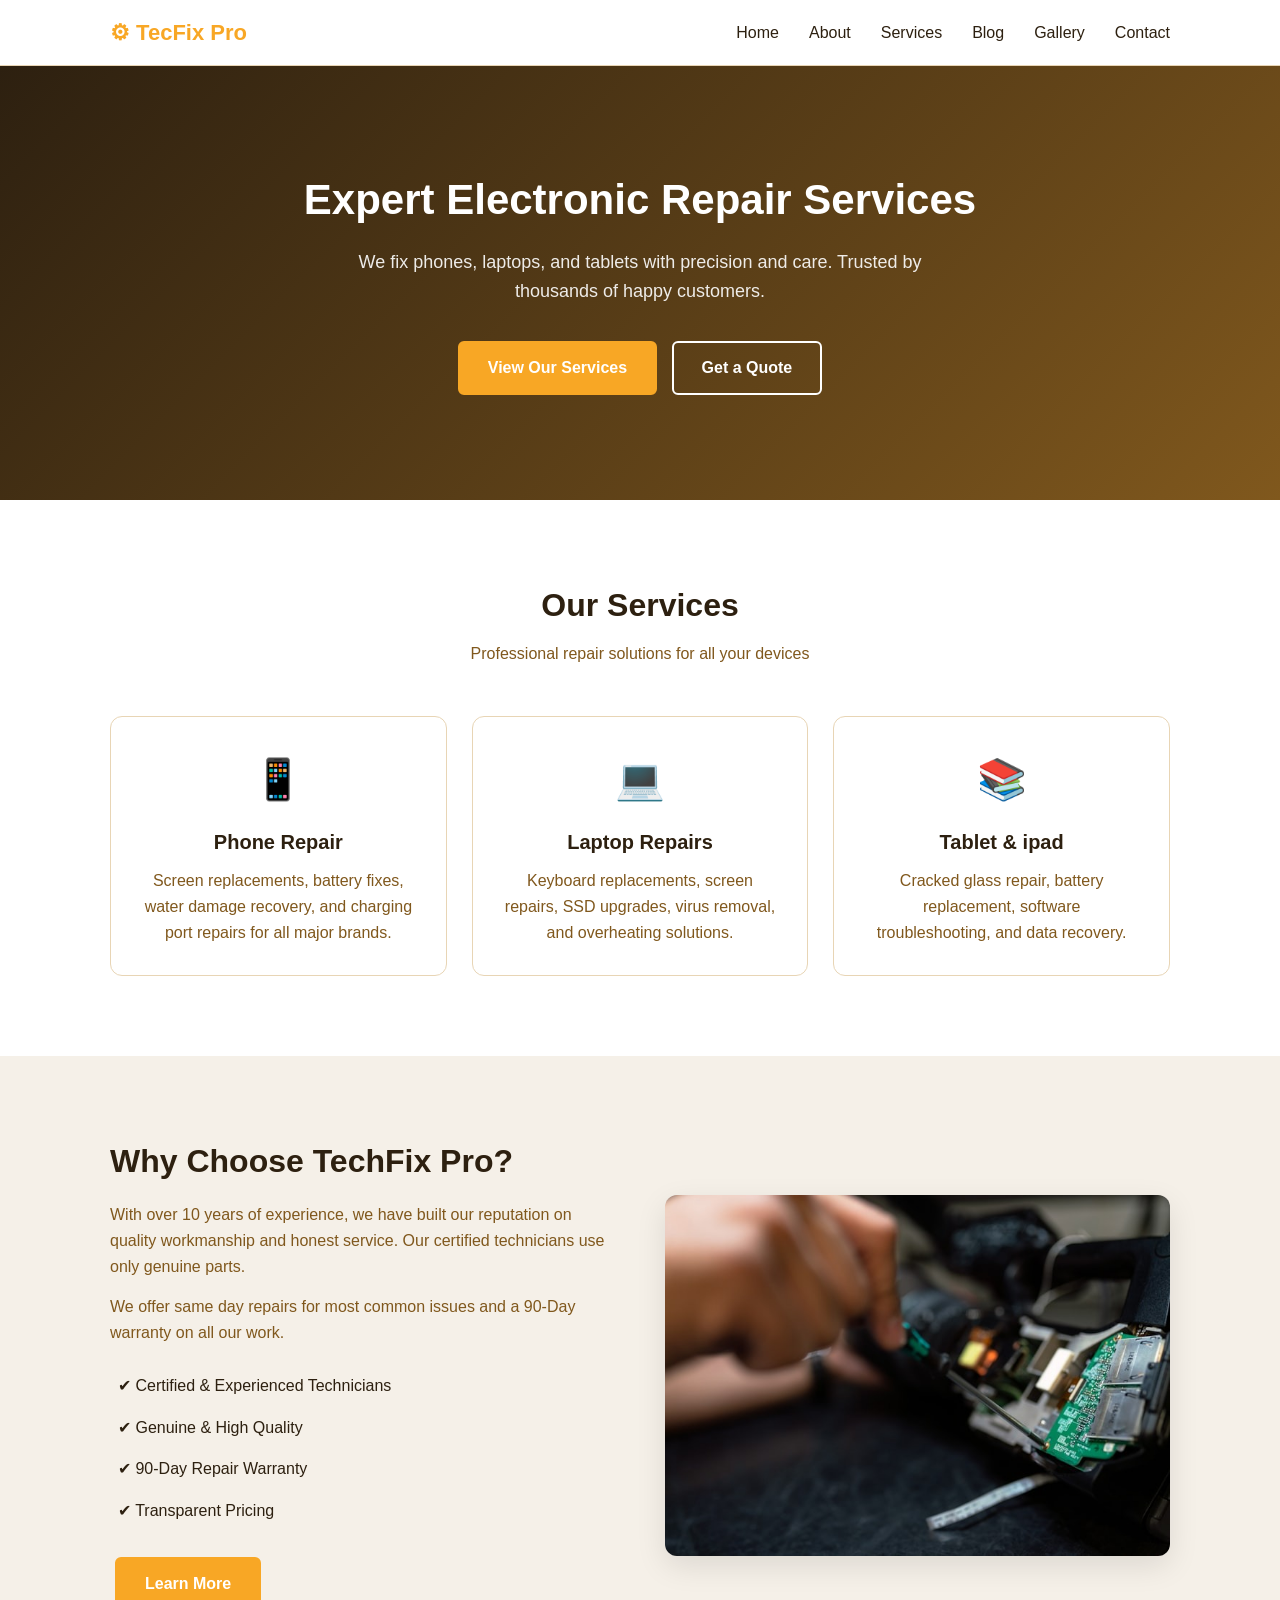
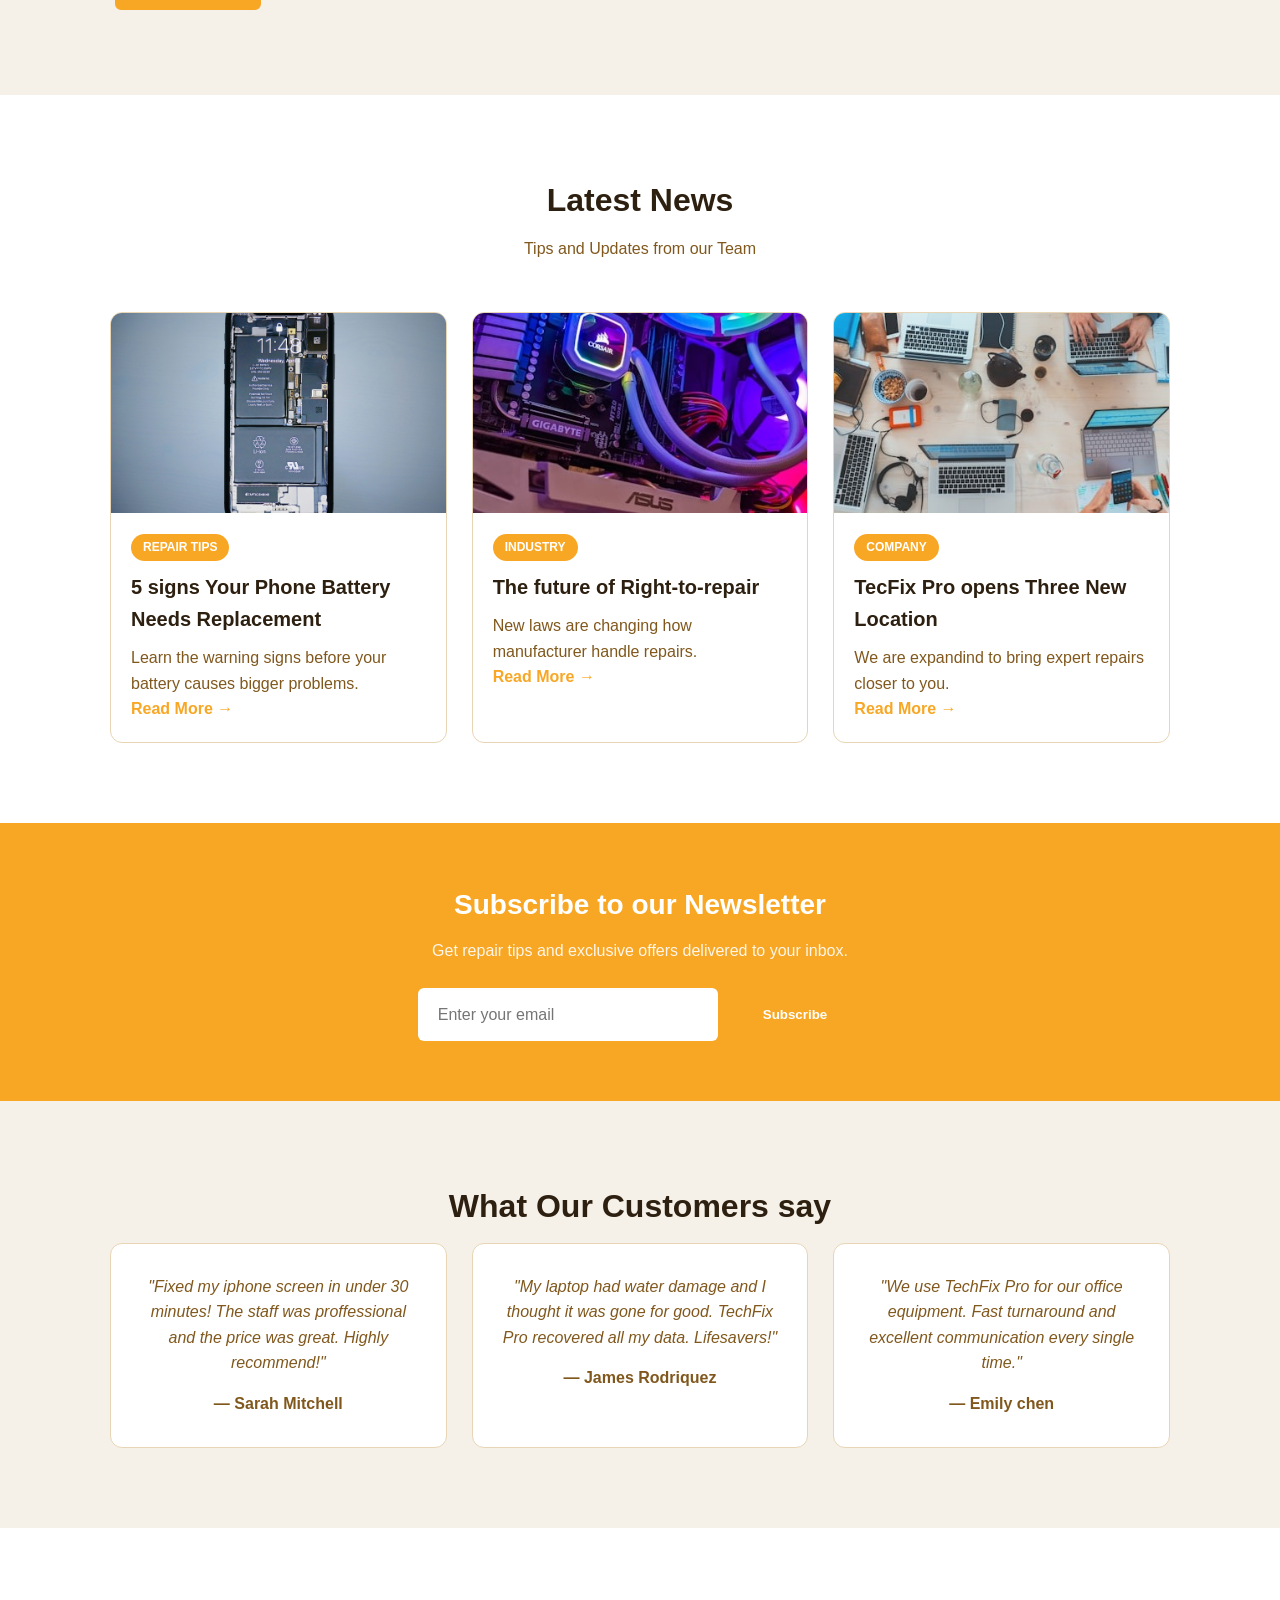
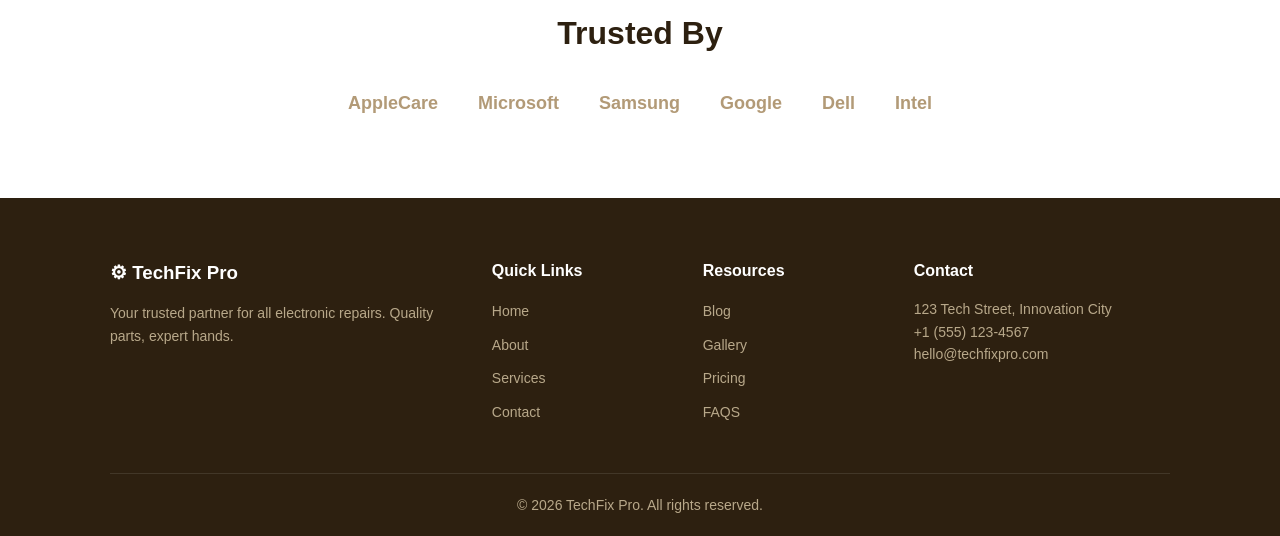
<file: index.html>
<!DOCTYPE html>
<html lang="en">
<head>
    <meta charset="UTF-8">
    <meta name="viewport" content="width=device-width, initial-scale=1.0">
    <title>TechFix Pro - Electronic Repair shop</title>
    <link rel="stylesheet" href="styles.css">
</head>
<body>

    <!-- Navigation -->
     <nav class="navbar">
        <div class="container nav-container">
            <a href="index.html" class="logo">&#9881; TecFix Pro</a>
            <ul class="nav-links">
                <li><a href="index.html">Home</a></li>
                <li><a href="about.html">About</a></li>
                <li><a href="services.html">Services</a></li>
                <li><a href="blog.html">Blog</a></li>
                <li><a href="gallery.html">Gallery</a></li>
                <li><a href="contact.html">Contact</a></li> 
            </ul>
        </div>
     </nav>

     <!-- Hero Section -->
      <header class="hero">
        <div class="container">
            <h1>Expert Electronic Repair Services</h1>
            <p>We fix phones, laptops, and tablets with precision and care. Trusted by thousands of happy customers.</p>
            <a href="services.html" class="btn">View Our Services</a>
            <a href="contact.html" class="btn btn-outline">Get a Quote</a>
        </div>
      </header>

      <!-- Services Section -->
       <section class="section services">
            <div class="container">
            <h2 class="section-title">Our Services</h2>
            <p class="section-subtitle">Professional repair solutions for all your devices</p>

        <div class="card-grid three-col">
            <div class="card">
                <div class="card-icon">&#128241;</div>
                <h3>Phone Repair</h3>
                <p>Screen replacements, battery fixes, water damage recovery, and charging port repairs for all major brands.</p>
            </div>
            <div class="card">
                <div class="card-icon">&#128187;</div>
                <h3>Laptop Repairs</h3>
                <p>Keyboard replacements, screen repairs, SSD upgrades, virus removal, and overheating solutions.</p>
            </div>
            <div class="card">
                <div class="card-icon">&#128218;</div>
                <h3>Tablet & ipad</h3>
                <p>Cracked glass repair, battery replacement, software troubleshooting, and data recovery.</p>
            </div>
            </div>
        </div>
       </section>

       <!-- About Section -->
        <section class="section about-section">
            <div class="container">
                <div class="two-col">
                    <div class="about-text">
                        <h2>Why Choose TechFix Pro?</h2>
                        <p>With over 10 years of experience, we have built our reputation on quality workmanship and honest service. Our certified technicians use only genuine parts.</p>
                        <p>We offer same day repairs for most common issues and a 90-Day warranty on all our work.</p>
                        <ul class="feature-list">
                            <li>&#10004; Certified & Experienced Technicians</li>
                            <li>&#10004; Genuine & High Quality</li>
                            <li>&#10004; 90-Day Repair Warranty</li>
                            <li>&#10004; Transparent Pricing</li>
                        </ul>
                        <a href="about.html" class="btn">Learn More</a>
                    </div>
                    <div class="about-image">
                        <img src="img/sj.jpeg" alt="Technician repairing a device">
                    </div>
                </div>
            </div>
        </section>

        <!-- Latest News -->
         <section class="section">
            <div class="container">
                <h2 class="section-title">Latest News</h2>
                <p class="section-subtitle">Tips and Updates from our Team</p>

                <div class="card-grid three-col">
                    <article class="card news-card">
                        <img src="img/wa9.jpeg" alt="Phone Battery">
                        <div class="card-body">
                            <span class="tag">Repair Tips</span>
                            <h3>5 signs Your Phone Battery Needs Replacement</h3>
                            <p>Learn the warning signs before your battery causes bigger problems.</p>
                            <a href="blog.html"> Read More &rarr;</a>
                        </div>
                    </article>
                    <article class="card news-card">
                        <img src="img/a1.jpeg" alt="Laptop Repair">
                        <div class="card-body">
                            <span class="tag">Industry</span>
                            <h3>The future of Right-to-repair</h3>
                            <p>New laws are changing how manufacturer handle repairs.</p>
                            <a href="blog.html"> Read More &rarr;</a>
                        </div>
                    </article>
                    <article class="card news-card">
                        <img src="img/b1.jpeg" alt="Tec team">
                        <div class="card-body">
                            <span class="tag">Company</span>
                            <h3>TecFix Pro opens Three New Location</h3>
                            <p>We are expandind to bring expert repairs closer to you.</p>
                            <a href="blog.html"> Read More &rarr;</a>
                        </div>
                    </article>
                </div>
            </div>
         </section>

         <!-- Newsletter -->
          <section class="newsletter">
            <div class="container">
                <h2>Subscribe to our Newsletter</h2>
                <p>Get repair tips and exclusive offers delivered to your inbox.</p>
                <form action="#" method="post">
                    <input type="email" name="email" id="email" placeholder="Enter your email" required>
                    <button type="submit" class="btn">Subscribe</button>
                </form>
            </div>
          </section>

          <!-- Testimonials -->
           <section class="section testimonials">
            <div class="container">
                <h2 class="section-title">What Our Customers say</h2>

                <div class="card-grid three-col">
                    <div class="card testimonial-card">
                        <p class="quote">"Fixed my iphone screen in under 30 minutes! The staff was proffessional and the price was great. Highly recommend!"</p>
                        <p class="author">&mdash; Sarah Mitchell</p>
                    </div>
                    <div class="card testimonial-card">
                        <p class="quote">"My laptop had water damage and I thought it was gone for good. TechFix Pro recovered all my data. Lifesavers!"</p>
                        <p class="author">&mdash; James Rodriquez</p>
                    </div>
                    <div class="card testimonial-card">
                        <p class="quote">"We use TechFix Pro for our office equipment. Fast turnaround and excellent communication every single time."</p>
                        <p class="author">&mdash; Emily chen</p>
                    </div>
                </div>
            </div>
           </section>

           <!-- Clients -->
            <section class="section clients">
                <div class="container">
                    <h2 class="section-title">Trusted By</h2>
                    <div class="client-logos">
                        <span>AppleCare</span>
                        <span>Microsoft</span>
                        <span>Samsung</span>
                        <span>Google</span>
                        <span>Dell</span>
                        <span>Intel</span>
                    </div>
                </div>
            </section>

            <!-- Footer -->
             <footer class="footer">
                <div class="container">
                    <div class="footer-grid">
                        <div class="footer-brand">
                            <h3>&#9881; TechFix Pro</h3>
                            <p>Your trusted partner for all electronic repairs. Quality parts, expert hands.</p>
                        </div>
                        <div class="footer-links">
                            <h4>Quick Links</h4>
                            <ul>
                                <li><a href="index.html">Home</a></li>
                                <li><a href="about.html">About</a></li>
                                <li><a href="services.html">Services</a></li>
                                <li><a href="contact.html">Contact</a></li>
                            </ul>
                        </div>
                        <div class="footer-links">
                            <h4>Resources</h4>
                            <ul>
                                <li><a href="blog.html">Blog</a></li>
                                <li><a href="gallery.html">Gallery</a></li>
                                <li><a href="service.html">Pricing</a></li>
                                <li><a href="contact.html">FAQS</a></li>
                            </ul>
                        </div>
                        <div class="footer-contact">
                            <h4>Contact</h4>
                            <p>123 Tech Street, Innovation City</p>
                            <p>+1 (555) 123-4567</p>
                            <p>hello@techfixpro.com</p>
                        </div>
                    </div>
                    <div class="footer-bottom">
                        <p>&copy; 2026 TechFix Pro. All rights reserved.</p>
                    </div>
                </div>
             </footer>

</body>
</html>
</file>
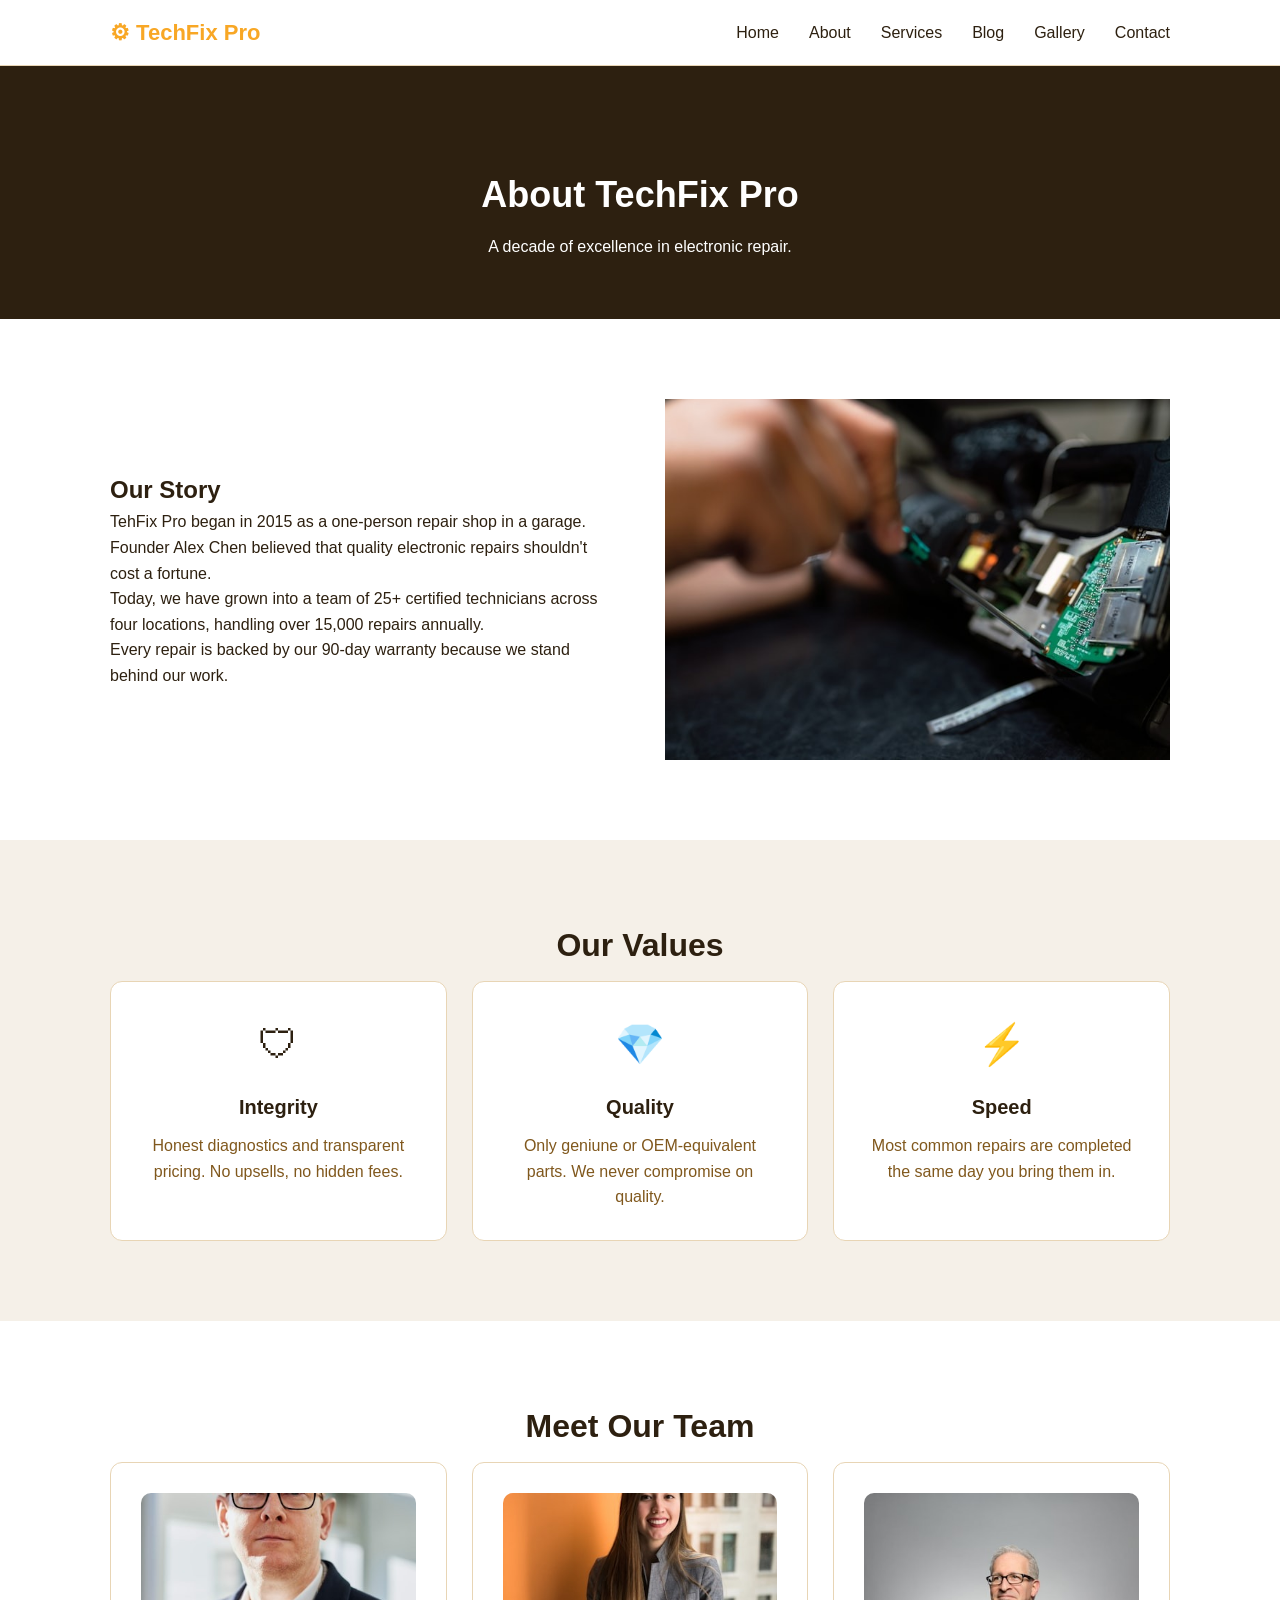
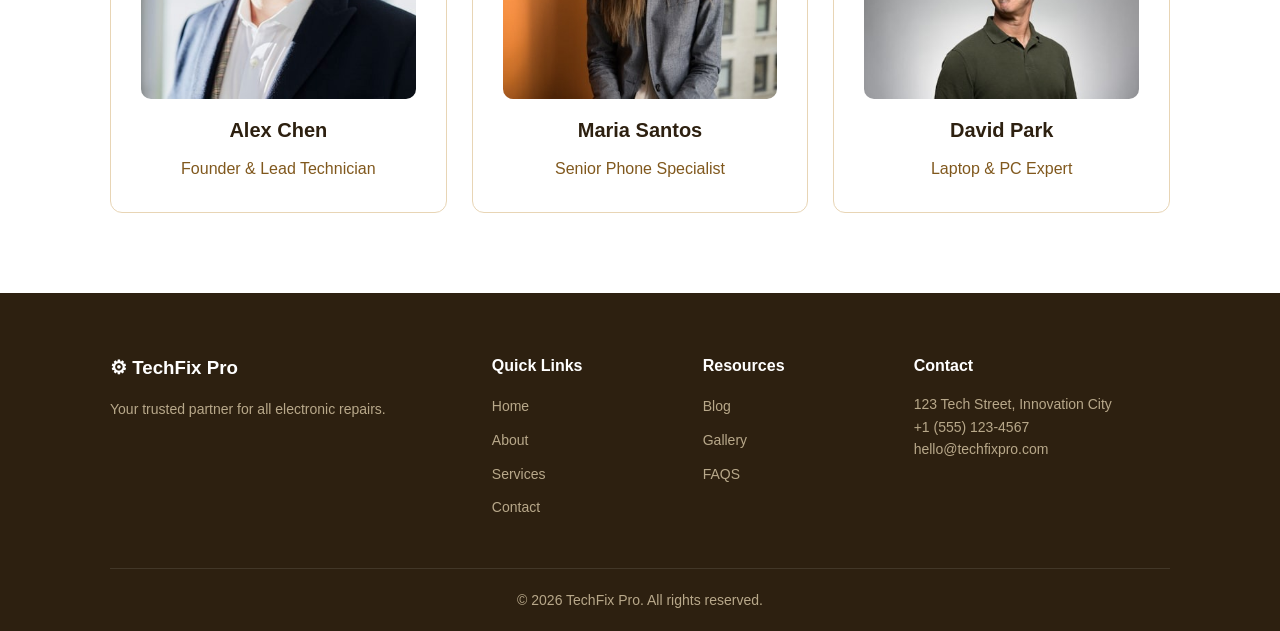
<file: about.html>
<!DOCTYPE html>
<html lang="en">
<head>
    <meta charset="UTF-8">
    <meta name="viewport" content="width=device-width, initial-scale=1.0">
    <title>About Us - TechFix Pro</title>
    <link rel="stylesheet" href="styles.css">
</head>
<body>
    <!-- Navigation -->
     <nav class="navbar">
        <div class="container nav-container">
            <a href="index.html" class="logo">&#9881; TechFix Pro</a>
            <ul class="nav-links">
                <li><a href="index.html">Home</a></li>
                <li><a href="about.html">About</a></li>
                <li><a href="services.html">Services</a></li>
                <li><a href="blog.html">Blog</a></li>
                <li><a href="gallery.html">Gallery</a></li>
                <li><a href="contact.html">Contact</a></li>
            </ul>
        </div>
     </nav>
     <!-- Header Section -->
      <header class="page-header">
        <div class="container">
            <h1>About TechFix Pro</h1>
            <p>A decade of excellence in electronic repair.</p>
        </div>
      </header>
      <!-- Our Story Section -->
       <section class="section">
        <div class="container">
            <div class="two-col">
                <div>
                    <h2>Our Story</h2>
                    <p>TehFix Pro began in 2015 as a one-person repair shop in a garage. Founder Alex Chen believed that quality electronic repairs shouldn't cost a fortune. </p>
                    <p>Today, we have grown into a team of 25+ certified technicians across four locations, handling over 15,000 repairs annually.</p>
                    <p>Every repair is backed by our 90-day warranty because we stand behind our work.</p>
                </div>
                <div>
                    <img src="img/sj.jpeg" alt="Our Workshop">
                </div>
            </div>
        </div>
       </section>
       <!-- Our Values Section -->
        <section class="section" style="background: var(--light-gray);">
            <div class="container">
                <h2 class="section-title">Our Values</h2>
                <div class="card-grid three-col">
                    <div class="card">
                        <div class="card-icon">&#128737;</div>
                        <h3>Integrity</h3>
                        <p>Honest diagnostics and transparent pricing. No upsells, no hidden fees.</p>
                    </div>
                    <div class="card">
                        <div class="card-icon">&#128142;</div>
                        <h3>Quality</h3>
                        <p>Only geniune or OEM-equivalent parts. We never compromise on quality.</p>
                    </div>
                    <div class="card">
                        <div class="card-icon">&#9889;</div>
                        <h3>Speed</h3>
                        <p>Most common repairs are completed the same day you bring them in.</p>
                    </div>
                </div>
            </div>
        </section>
        <!-- Meet Our Team Section -->
         <section class="section">
            <div class="container">
                <h2 class="section-title">Meet Our Team</h2>
                <div class="card-grid three-col">
                    <div class="card">
                        <img src="img/jr.jpeg" alt="Alex Chen" style="border-radius: 10px; margin-bottom: 15px;">
                        <h3>Alex Chen</h3>
                        <p>Founder & Lead Technician</p>
                    </div>
                    <div class="card">
                        <img src="img/ec.jpeg" alt="Maria Santos" style="border-radius: 10px; margin-bottom: 15px;">
                        <h3>Maria Santos</h3>
                        <p>Senior Phone Specialist</p>
                    </div>
                    <div class="card">
                        <img src="img/jb1.jpeg" alt="David Park" style="border-radius: 10px; margin-bottom: 15px;">
                        <h3>David Park</h3>
                        <p>Laptop & PC Expert</p>
                    </div>
                </div>
            </div>
         </section>

         <!-- Footer Section -->
          <footer class="footer">
            <div class="container">
                <div class="footer-grid">
                    <div class="footer-brand">
                        <h3>&#9881; TechFix Pro</h3>
                        <p>Your trusted partner for all electronic repairs.</p>
                    </div>
                    <div class="footer-links">
                        <h4>Quick Links</h4>
                        <ul>
                            <li><a href="index.html">Home</a></li>
                            <li><a href="about.html">About</a></li>
                            <li><a href="services.html">Services</a></li>
                            <li><a href="contact.html">Contact</a></li>
                        </ul>
                    </div>
                    <div class="footer-links">
                        <h4>Resources</h4>
                        <ul>
                            <li><a href="blog.html">Blog</a></li>
                            <li><a href="gallery.html">Gallery</a></li>
                            <li><a href="contact.html">FAQS</a></li>
                        </ul>
                    </div>
                    <div class="footer-contact">
                        <h4>Contact</h4>
                        <p>123 Tech Street, Innovation City</p>
                        <p>+1 (555) 123-4567</p>
                        <p>hello@techfixpro.com</p>
                    </div>
                </div>
                <div class="footer-bottom">
                    <p>&copy; 2026 TechFix Pro. All rights reserved.</p>
                </div>
            </div>
         </footer>
</body>
</html>
</file>
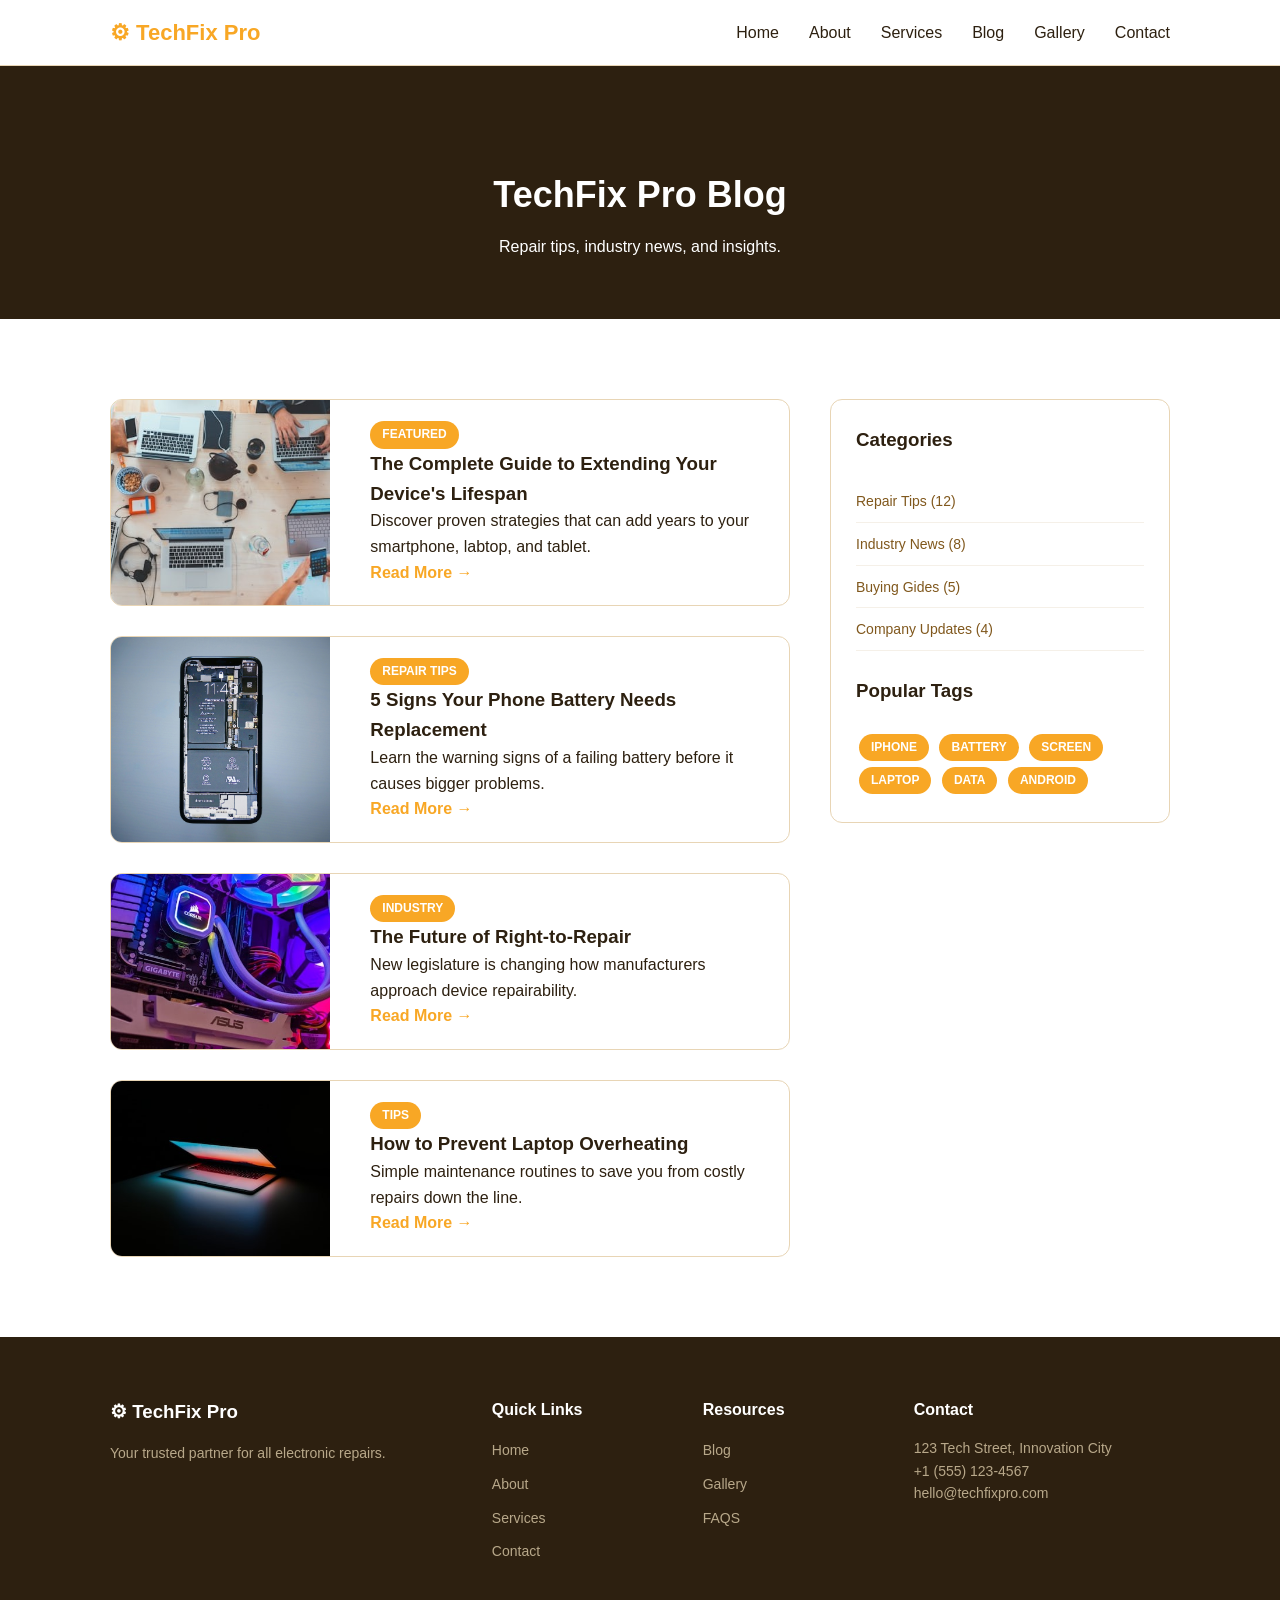
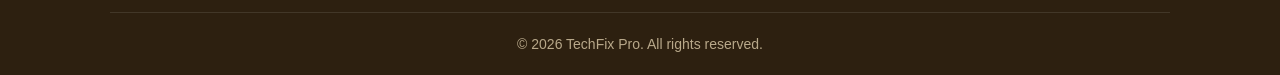
<file: blog.html>
<!DOCTYPE html>
<html lang="en">
<head>
    <meta charset="UTF-8">
    <meta name="viewport" content="width=device-width, initial-scale=1.0">
    <title>Blog - TechFix Pro</title>
    <link rel="stylesheet" href="styles.css">
</head>
<body>
    <!-- Navigations -->
     <nav class="navbar">
        <div class="container nav-container">
            <a href="index.html" class="logo">&#9881; TechFix Pro</a>
            <ul class="nav-links">
                <li><a href="index.html">Home</a></li>
                <li><a href="about.html">About</a></li>
                <li><a href="services.html">Services</a></li>
                <li><a href="blog.html">Blog</a></li>
                <li><a href="gallery.html">Gallery</a></li>
                <li><a href="contact.html">Contact</a></li>
            </ul>
        </div>
     </nav>
     <!-- Header section -->
      <header class="page-header">
        <div class="container">
            <h1>TechFix Pro Blog</h1>
            <p>Repair tips, industry news, and insights.</p>
        </div>
      </header>
    <!-- Featured Post Section -->
    <section class="section">
        <div class="container">
            <div class="blog-grid">
                <div class="blog-posts">
                    <article class="blog-post">
                        <img src="img/b1.jpeg" alt="Featured post">
                        <div class="blog-post-content">
                            <span class="tag">Featured</span>
                            <h3>The Complete Guide to Extending Your Device's Lifespan</h3>
                            <P>Discover proven strategies that can add years to your smartphone, labtop, and tablet.</P>
                            <a href="#" style="color: var(--primary); font-weight: 600;">Read More &rarr;</a>
                        </div>
                    </article>
                    <article class="blog-post">
                        <img src="img/wa9.jpeg" alt="Phone battery">
                        <div class="blog-post-content">
                            <span class="tag">Repair Tips</span>
                            <h3>5 Signs Your Phone Battery Needs Replacement</h3>
                            <p>Learn the warning signs of a failing battery before it causes bigger problems.</p>
                            <a href="#" style="color: var(--primary); font-weight: 600;">Read More &rarr;</a>
                        </div>
                    </article>
                    <article class="blog-post">
                        <img src="img/a1.jpeg" alt="Right-to-repair">
                        <div class="blog-post-content">
                            <span class="tag">Industry</span>
                            <h3>The Future of Right-to-Repair</h3>
                            <p>New legislature is changing how manufacturers approach device repairability.</p>
                            <a href="#" style="color: var(--primary); font-weight: 600;">Read More &rarr;</a>
                        </div>
                    </article>
                    <article class="blog-post">
                        <img src="img/wa7.jpeg" alt="Laptop Maintenance">
                        <div class="blog-post-content">
                            <span class="tag">Tips</span>
                            <h3>How to Prevent Laptop Overheating</h3>
                            <p>Simple maintenance routines to save you from costly repairs down the line.</p>
                            <a href="#" style="color: var(--primary); font-weight: 600;">Read More &rarr;</a>
                        </div>
                    </article>
                </div>
                <aside class="sidebar">
                    <h3>Categories</h3>
                    <ul>
                        <li><a href="#">Repair Tips (12)</a></li>
                        <li><a href="#">Industry News (8)</a></li>
                        <li><a href="#">Buying Gides (5)</a></li>
                        <li><a href="#">Company Updates (4)</a></li>
                    </ul>
                    <h3 style="margin-top: 25px;">Popular Tags</h3>
                    <p style="margin-top: 10px;">
                        <span class="tag" style="margin: 3px; display: inline-block;">iphone</span>
                        <span class="tag" style="margin: 3px; display: inline-block;">Battery</span>
                        <span class="tag" style="margin: 3px; display: inline-block;">Screen</span>
                        <span class="tag" style="margin: 3px; display: inline-block;">Laptop</span>
                        <span class="tag" style="margin: 3px; display: inline-block;">Data</span>
                        <span class="tag" style="margin: 3px; display: inline-block;">Android</span>
                    </p>
                </aside>
            </div>
        </div>
    </section>
       <!--Footer  -->
       <footer class="footer">
            <div class="container">
                <div class="footer-grid">
                    <div class="footer-brand">
                        <h3>&#9881; TechFix Pro</h3>
                        <p>Your trusted partner for all electronic repairs.</p>
                    </div>
                    <div class="footer-links">
                        <h4>Quick Links</h4>
                        <ul>
                            <li><a href="index.html">Home</a></li>
                            <li><a href="about.html">About</a></li>
                            <li><a href="services.html">Services</a></li>
                            <li><a href="contact.html">Contact</a></li>
                        </ul>
                    </div>
                    <div class="footer-links">
                        <h4>Resources</h4>
                        <ul>
                            <li><a href="blog.html">Blog</a></li>
                            <li><a href="gallery.html">Gallery</a></li>
                            <li><a href="contact.html">FAQS</a></li>
                        </ul>
                    </div>
                    <div class="footer-contact">
                        <h4>Contact</h4>
                        <p>123 Tech Street, Innovation City</p>
                        <p>+1 (555) 123-4567</p>
                        <p>hello@techfixpro.com</p>
                    </div>
                </div>
                <div class="footer-bottom">
                    <p>&copy; 2026 TechFix Pro. All rights reserved.</p>
                </div>
            </div>
         </footer>
         
</body>
</html>
</file>
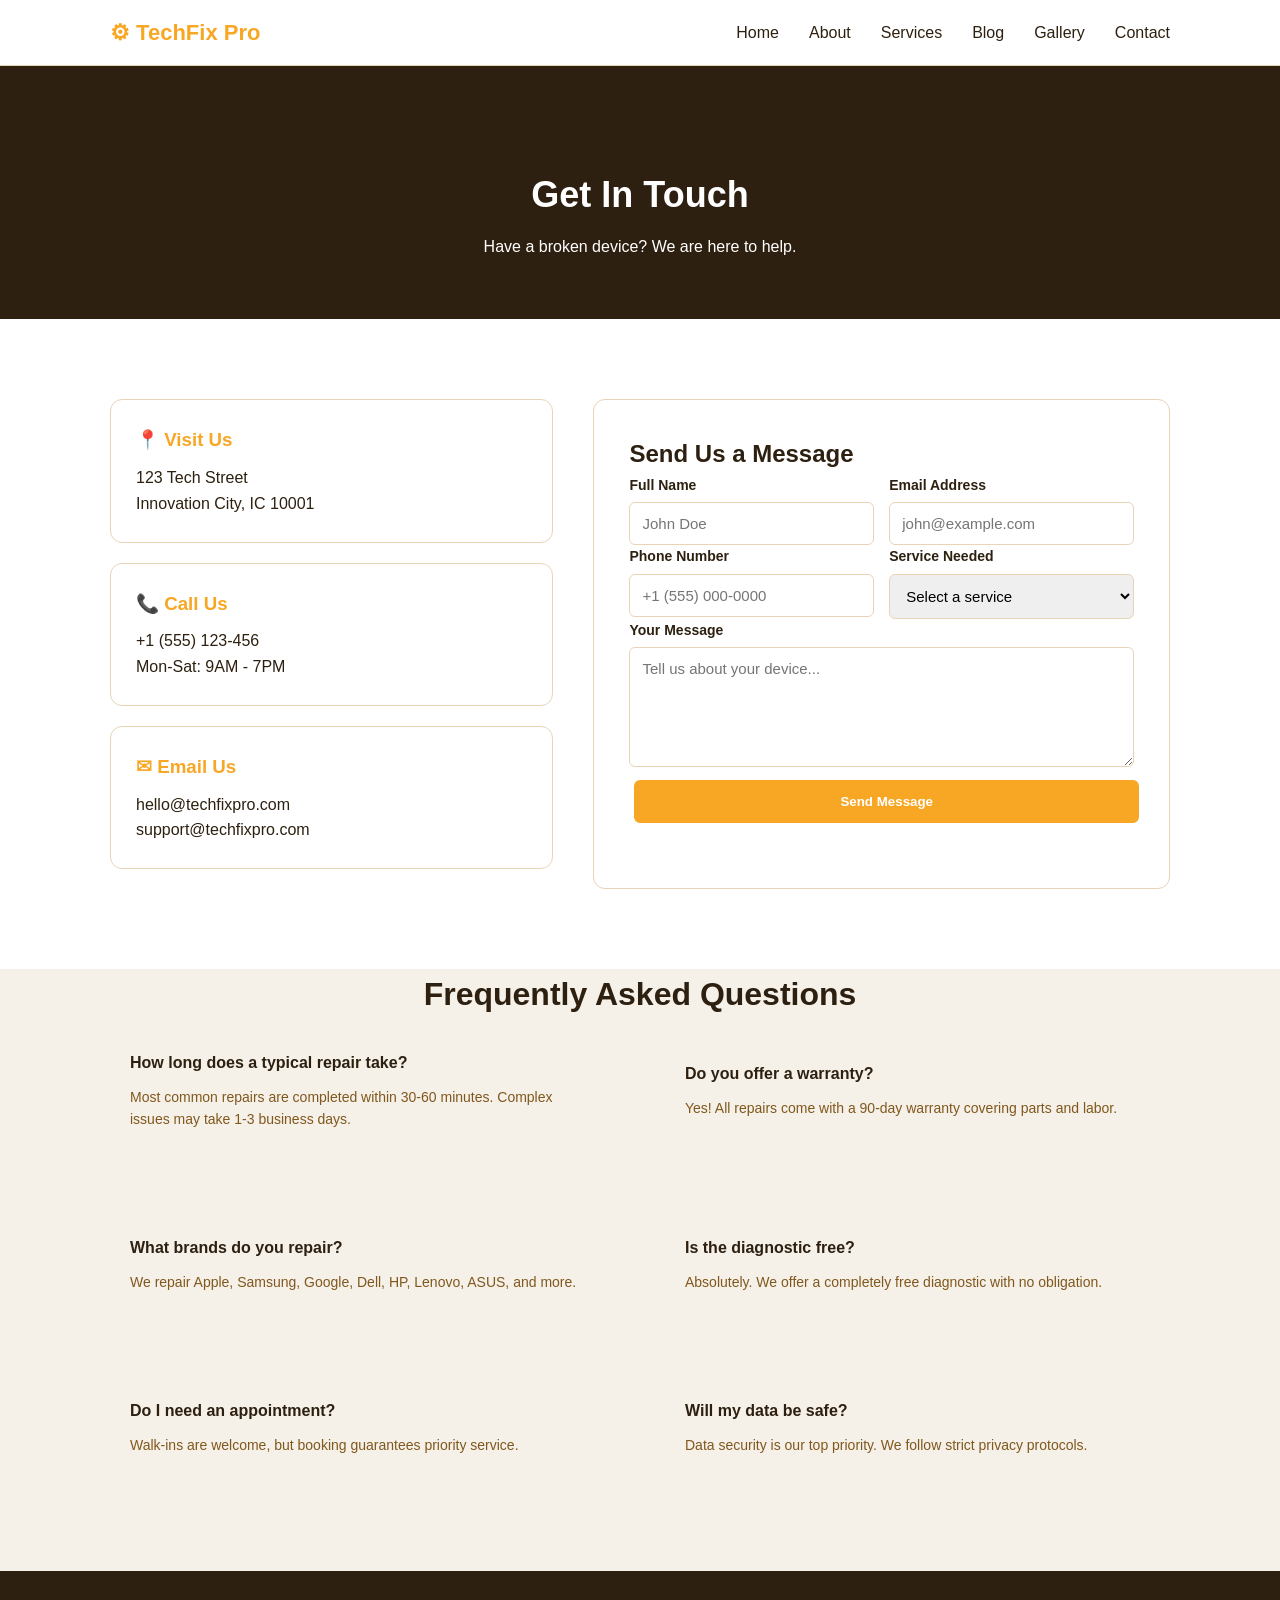
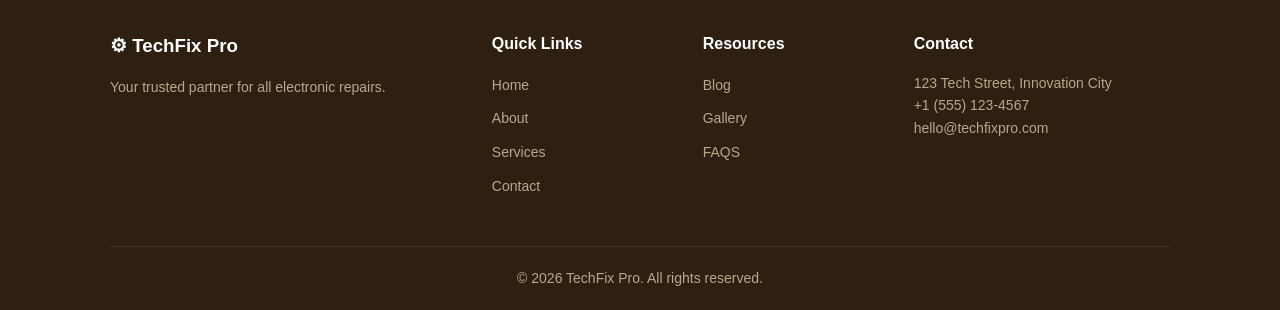
<file: contact.html>
<!DOCTYPE html>
<html lang="en">
<head>
    <meta charset="UTF-8">
    <meta name="viewport" content="width=device-width, initial-scale=1.0">
    <title>Contact Us - TechFix Pro</title>
    <link rel="stylesheet" href="styles.css">
</head>
<body>
    <!-- Navigation -->
    <nav class="navbar">
        <div class="container nav-container">
            <a href="index.html" class="logo">&#9881; TechFix Pro</a>
            <ul class="nav-links">
                <li><a href="index.html">Home</a></li>
                <li><a href="about.html">About</a></li>
                <li><a href="services.html">Services</a></li>
                <li><a href="blog.html">Blog</a></li>
                <li><a href="gallery.html">Gallery</a></li>
                <li><a href="contact.html">Contact</a></li>
            </ul>
        </div>
    </nav>
    <!-- Header section -->
    <header class="page-header">
        <div class="container">
            <h1>Get In Touch</h1>
            <p>Have a broken device? We are here to help.</p>
        </div>
    </header>
    <!-- Contact Form Section -->
    <section class="section">
        <div class="container">
            <div class="contact-grid">
                <div>
                    <div class="contact-info-box">
                        <h3>&#128205; Visit Us</h3>
                        <p>123 Tech Street<br>Innovation City, IC 10001</p>
                    </div>
                    <div class="contact-info-box">
                        <h3>&#128222; Call Us</h3>
                        <p>+1 (555) 123-456<br>Mon-Sat: 9AM - 7PM</p>
                    </div>
                    <div class="contact-info-box">
                        <h3>&#9993; Email Us</h3>
                        <p>hello@techfixpro.com<br>support@techfixpro.com</p>
                    </div>
                </div>
                <div class="contact-form">
                    <h2>Send Us a Message</h2>
                    <form action="#" method="post">
                        <div class="form-row">
                            <div class="form-group">
                                <label for="name">Full Name</label>
                                <input type="text" name="name" id="name" placeholder="John Doe" required>
                            </div>
                            <div class="form-group">
                                <label for="email">Email Address</label>
                                <input type="email" name="email" id="email" placeholder="john@example.com" required>
                            </div>
                        </div>
                        <div class="form-row">
                            <div class="form-group">
                                <label for="Phone">Phone Number</label>
                                <input type="tel" name="phone" id="phone" placeholder="+1 (555) 000-0000">
                            </div>
                            <div class="form-group">
                                <label for="service">Service Needed</label>
                                <select name="service" id="service" required>
                                    <option value="" disabled selected>Select a service</option>
                                    <option value="phone">Phone Repair</option>
                                    <option value="labtop">Labtop Repair</option>
                                    <option value="tablet">Tablet / ipad Repair</option>
                                    <option value="other">Other / Not Sure</option>
                                </select>
                            </div>
                        </div>
                        <div class="form-group">
                            <label for="message">Your Message</label>
                            <textarea name="message" id="message" placeholder="Tell us about your device..." required></textarea>
                        </div>
                        <button type="submit" class="btn" style="width: 100%;">Send Message</button>
                    </form>
                </div>
            </div>
        </div>
    </section>
       <!-- FAQ Section -->
        <section class="section" style="background: var(--light-gray); padding-top: 0;">
            <div class="container">
                <h2 class="section-title">Frequently Asked Questions</h2>
                <div class="two-col">
                    <div class="faq-item">
                        <h3>How long does a typical repair take?</h3>
                        <p>Most common repairs are completed within 30-60 minutes. Complex issues may take 1-3 business days.</p>
                    </div>
                    <div class="faq-item">
                        <h3>Do you offer a warranty?</h3>
                        <p>Yes! All repairs come with a 90-day warranty covering parts and labor.</p>
                    </div>
                    <div class="faq-item">
                        <h3>What brands do you repair?</h3>
                        <p>We repair Apple, Samsung, Google, Dell, HP, Lenovo, ASUS, and more.</p>
                    </div>
                    <div class="faq-item">
                        <h3>Is the diagnostic free?</h3>
                        <p>Absolutely. We offer a completely free diagnostic with no obligation.</p>
                    </div>
                    <div class="faq-item">
                        <h3>Do I need an appointment?</h3>
                        <p>Walk-ins are welcome, but booking guarantees priority service.</p>
                    </div>
                    <div class="faq-item">
                        <h3>Will my data be safe?</h3>
                        <p>Data security is our top priority. We follow strict privacy protocols.</p>
                    </div>
                </div>
            </div>
        </section>

        <!-- Footer -->
         <footer class="footer">
            <div class="container">
                <div class="footer-grid">
                    <div class="footer-brand">
                        <h3>&#9881; TechFix Pro</h3>
                        <p>Your trusted partner for all electronic repairs.</p>
                    </div>
                    <div class="footer-links">
                        <h4>Quick Links</h4>
                        <ul>
                            <li><a href="index.html">Home</a></li>
                            <li><a href="about.html">About</a></li>
                            <li><a href="services.html">Services</a></li>
                            <li><a href="contact.html">Contact</a></li>
                        </ul>
                    </div>
                    <div class="footer-links">
                        <h4>Resources</h4>
                        <ul>
                            <li><a href="blog.html">Blog</a></li>
                            <li><a href="gallery.html">Gallery</a></li>
                            <li><a href="contact.html">FAQS</a></li>
                        </ul>
                    </div>
                    <div class="footer-contact">
                        <h4>Contact</h4>
                        <p>123 Tech Street, Innovation City</p>
                        <p>+1 (555) 123-4567</p>
                        <p>hello@techfixpro.com</p>
                    </div>
                </div>
                <div class="footer-bottom">
                    <p>&copy; 2026 TechFix Pro. All rights reserved.</p>
                </div>
            </div>
         </footer>
</body>
</html>
</file>
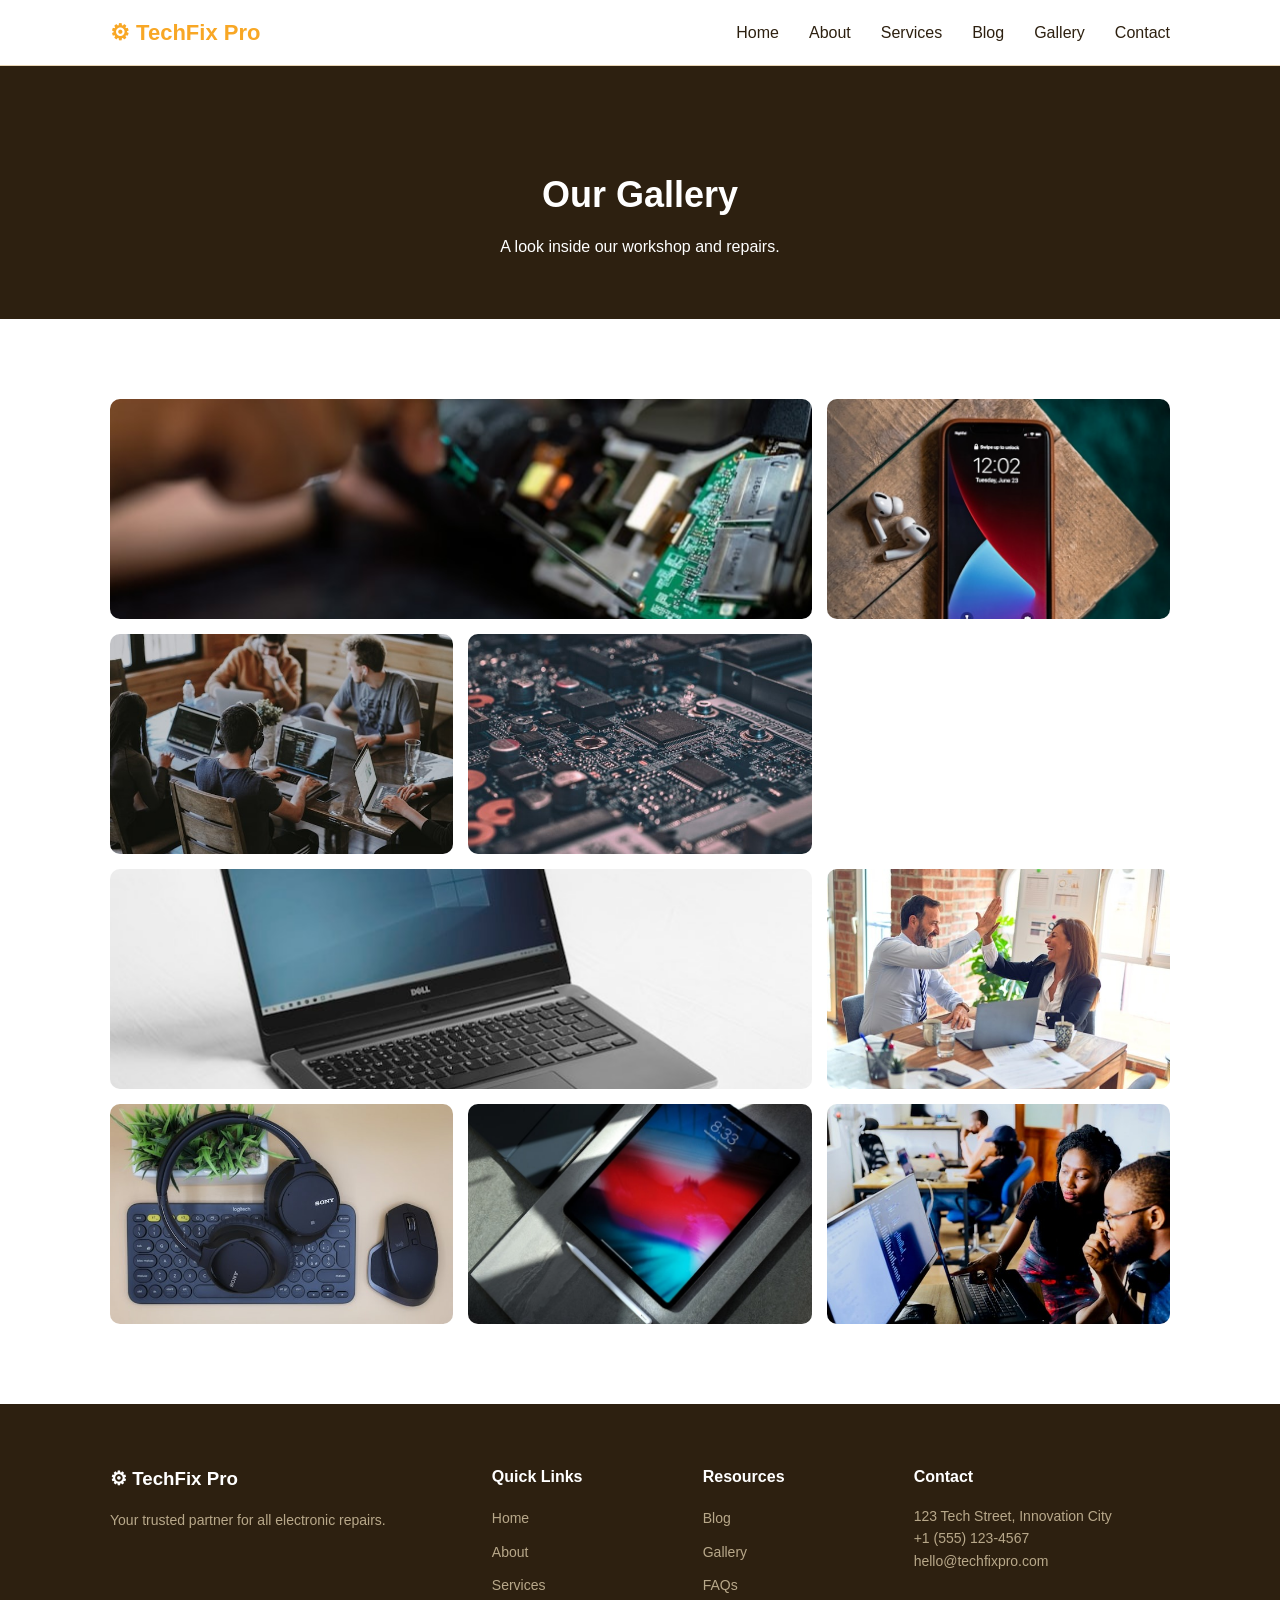
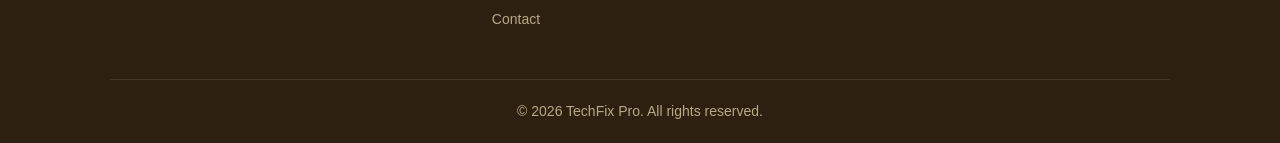
<file: gallery.html>
<!DOCTYPE html>
<html lang="en">
<head>
    <meta charset="UTF-8">
    <meta name="viewport" content="width=device-width, initial-scale=1.0">
    <title>Gallery - TechFix Pro</title>
    <link rel="stylesheet" href="styles.css">
</head>
<body>

    <nav class="navbar">
        <div class="container nav-container">
            <a href="index.html" class="logo">&#9881; TechFix Pro</a>
            <ul class="nav-links">
                <li><a href="index.html">Home</a></li>
                <li><a href="about.html">About</a></li>
                <li><a href="services.html">Services</a></li>
                <li><a href="blog.html">Blog</a></li>
                <li><a href="gallery.html">Gallery</a></li>
                <li><a href="contact.html">Contact</a></li>
            </ul>
        </div>
    </nav>

    <header class="page-header">
        <div class="container">
            <h1>Our Gallery</h1>
            <p>A look inside our workshop and repairs.</p>
        </div>
    </header>

    <section class="section">
        <div class="container">
            <div class="gallery-grid">
                <div class="gallery-item wide">
                    <img src="img/sj.jpeg" alt="Main workshop">
                </div>
                <div class="gallery-item">
                    <img src="img/ep.jpeg" alt="Phone repair">
                </div>
                <div class="gallery-item">
                    <img src="img/cr.jpeg" alt="Team meeting">
                </div>
                <div class="gallery-item">
                    <img src="img/mb.jpeg" alt="Circuit board">
                </div>
                <div class="gallery-item wide">
                    <img src="img/lt.jpeg" alt="Laptop repair">
                </div>
                <div class="gallery-item">
                    <img src="img/wa6.jpeg" alt="Customer service">
                </div>
                <div class="gallery-item">
                    <img src="img/hp.jpeg" alt="Tools">
                </div>
                <div class="gallery-item">
                    <img src="img/tb.jpeg" alt="Tablet repair">
                </div>
                <div class="gallery-item">
                    <img src="img/tt.jpeg" alt="Team photo">
                </div>
            </div>
        </div>
    </section>

    <footer class="footer">
        <div class="container">
            <div class="footer-grid">
                <div class="footer-brand">
                    <h3>&#9881; TechFix Pro</h3>
                    <p>Your trusted partner for all electronic repairs.</p>
                </div>
                <div class="footer-links">
                    <h4>Quick Links</h4>
                    <ul>
                        <li><a href="index.html">Home</a></li>
                        <li><a href="about.html">About</a></li>
                        <li><a href="services.html">Services</a></li>
                        <li><a href="contact.html">Contact</a></li>
                    </ul>
                </div>
                <div class="footer-links">
                    <h4>Resources</h4>
                    <ul>
                        <li><a href="blog.html">Blog</a></li>
                        <li><a href="gallery.html">Gallery</a></li>
                        <li><a href="contact.html">FAQs</a></li>
                    </ul>
                </div>
                <div class="footer-contact">
                    <h4>Contact</h4>
                    <p>123 Tech Street, Innovation City</p>
                    <p>+1 (555) 123-4567</p>
                    <p>hello@techfixpro.com</p>
                </div>
            </div>
            <div class="footer-bottom">
                <p>&copy; 2026 TechFix Pro. All rights reserved.</p>
            </div>
        </div>
    </footer>

</body>
</html>
</file>
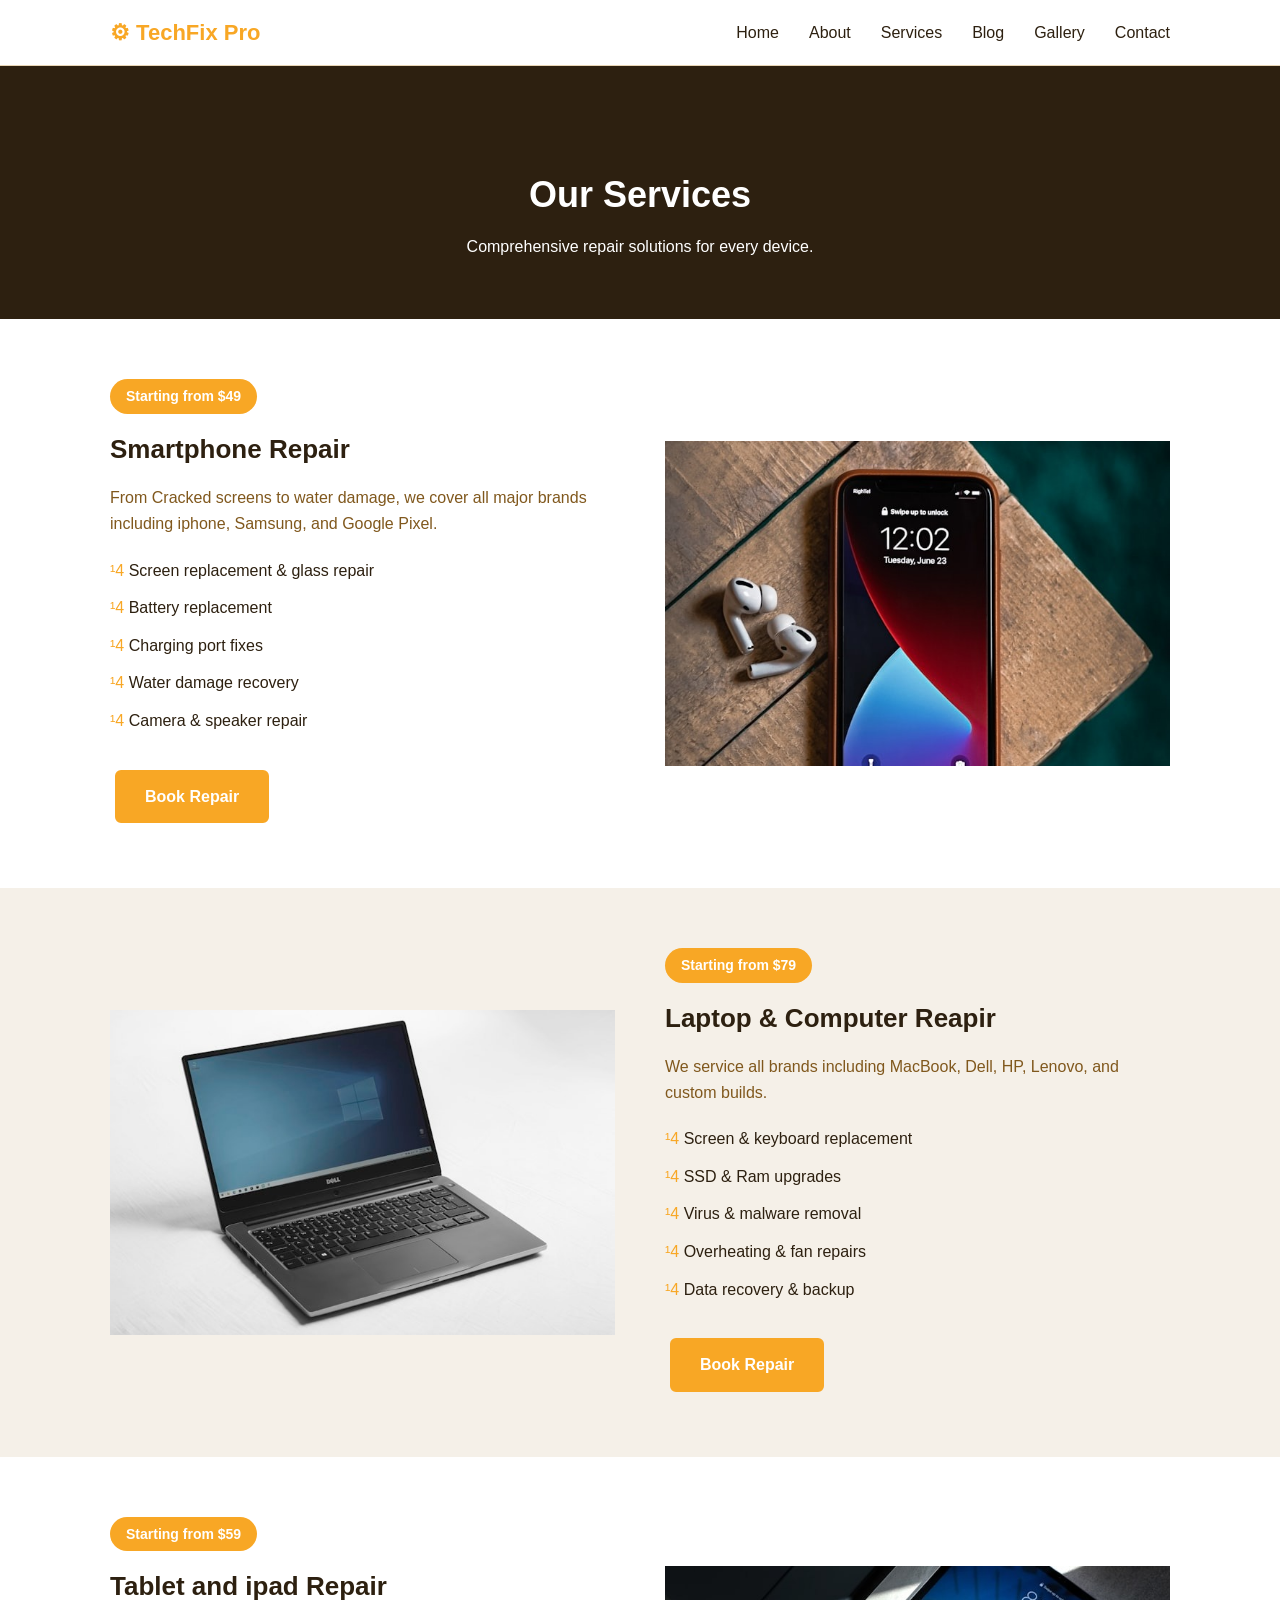
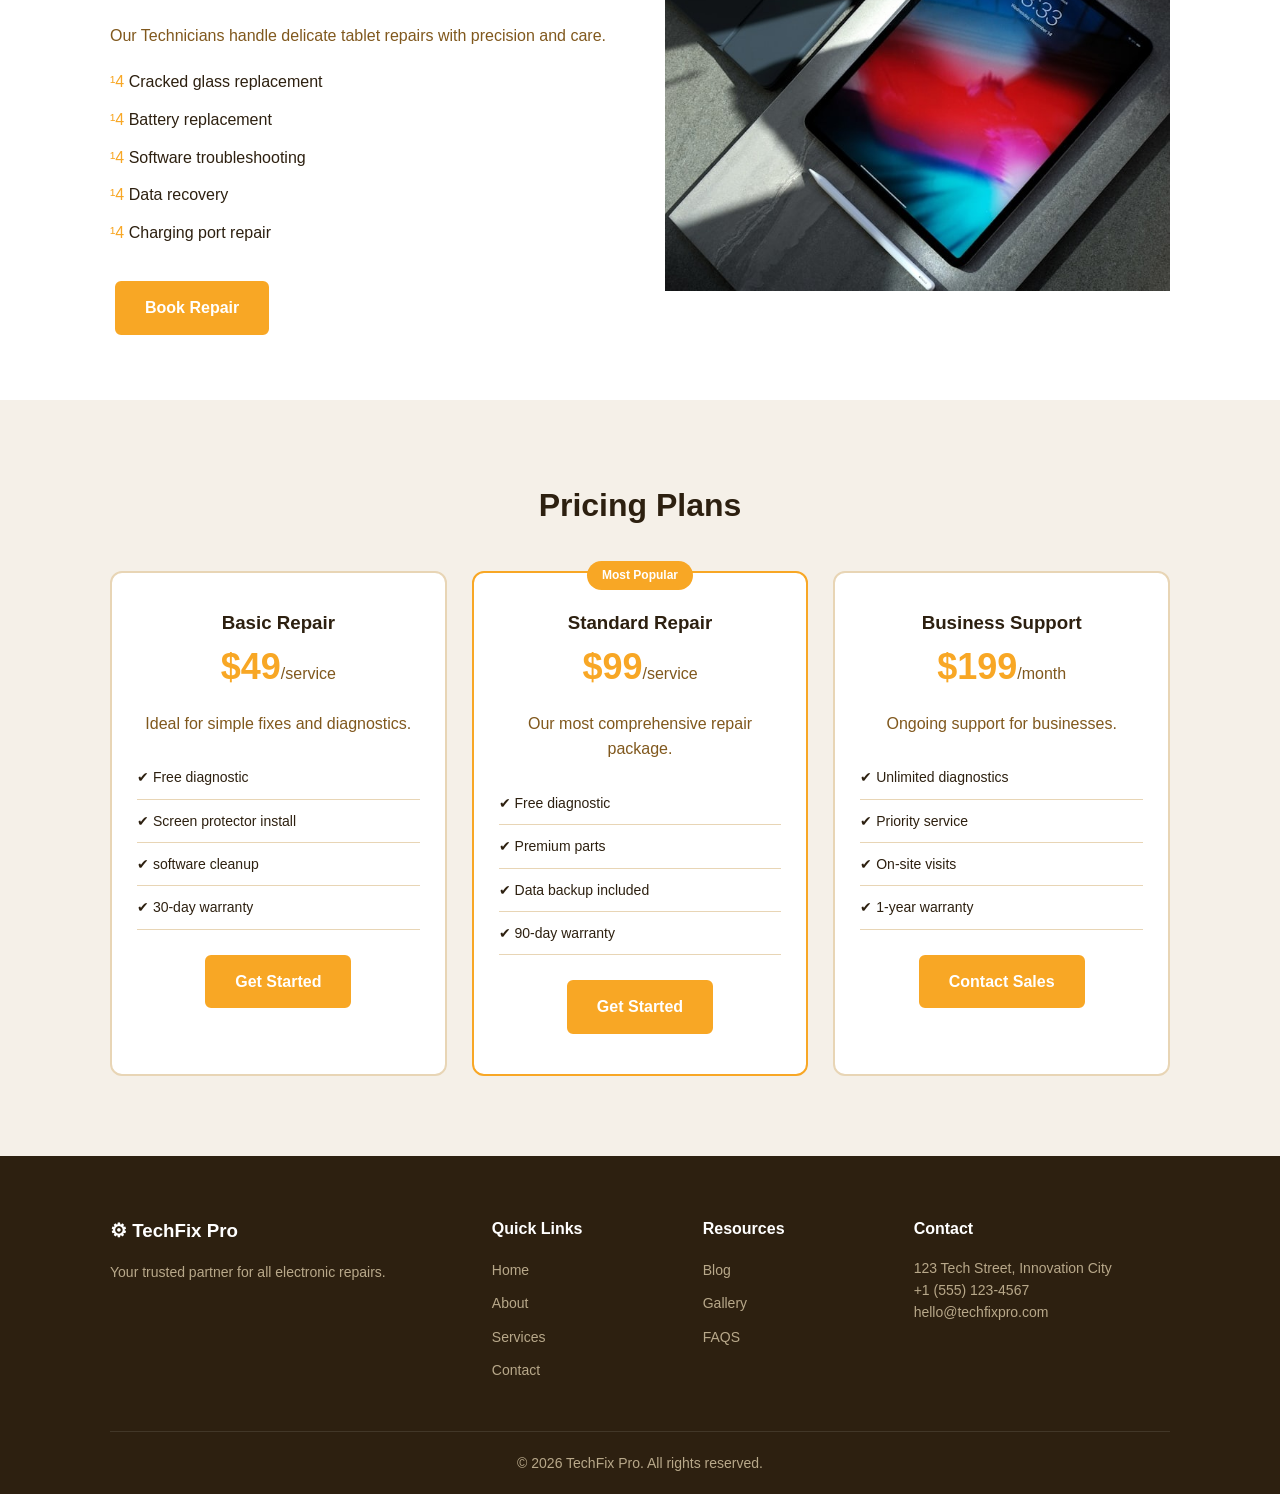
<file: services.html>
<!DOCTYPE html>
<html lang="en">
<head>
    <meta charset="UTF-8">
    <meta name="viewport" content="width=device-width, initial-scale=1.0">
    <title>Our Services - TechFix Pro</title>
    <link rel="stylesheet" href="styles.css">
</head>
<body>
    <!-- Navigation -->
     <nav class="navbar">
        <div class="container nav-container">
            <a href="index.html" class="logo">&#9881; TechFix Pro</a>
            <ul class="nav-links">
                <li><a href="index.html">Home</a></li>
                <li><a href="about.html">About</a></li>
                <li><a href="services.html">Services</a></li>
                <li><a href="blog.html">Blog</a></li>
                <li><a href="gallery.html">Gallery</a></li>
                <li><a href="contact.html">Contact</a></li>
            </ul>
        </div>
     </nav>
     <!-- Header Section -->
      <header class="page-header">
        <div class="container">
            <h1>Our Services</h1>
            <p>Comprehensive repair solutions for every device.</p>
        </div>
      </header>
      <!-- Pricing Section 1 -->
       <section class="service-detail">
        <div class="container">
            <div class="two-col">
                <div>
                    <span class="price-tag">Starting from $49</span>
                    <h2>Smartphone Repair</h2>
                    <p>From Cracked screens to water damage, we cover all major brands including iphone, Samsung, and Google Pixel.</p>
                    <ul class="detail-list">
                        <li>Screen replacement & glass repair</li>
                        <li>Battery replacement</li>
                        <li>Charging port fixes</li>
                        <li>Water damage recovery</li>
                        <li>Camera & speaker repair</li>
                    </ul>
                    <a href="contact.html" class="btn">Book Repair</a>
                </div>
                <div>
                    <img src="img/ep.jpeg" alt="Phone repair">
                </div>
            </div>
        </div>
       </section>
       <!-- Pricing Section 2 -->
        <section class="service-detail">
            <div class="container">
                <div class="two-col">
                    <div>
                        <img src="img/lt.jpeg" alt="Laptop repair">
                    </div>
                    <div>
                        <span class="price-tag">Starting from $79</span>
                        <h2>Laptop & Computer Reapir</h2>
                        <p>We service all brands including MacBook, Dell, HP, Lenovo, and custom builds.</p>
                        <ul class="detail-list">
                            <li>Screen & keyboard replacement</li>
                            <li>SSD & Ram upgrades</li>
                            <li>Virus & malware removal</li>
                            <li>Overheating & fan repairs</li>
                            <li>Data recovery & backup</li>
                        </ul>
                        <a href="contact.html" class="btn">Book Repair</a>
                    </div>
                </div>
            </div>
        </section>
        <!-- Pricing Section 3 -->
         <section class="service-detail">
            <div class="container">
                <div class="two-col">
                    <div>
                        <span class="price-tag">Starting from $59</span>
                        <h2>Tablet and ipad Repair</h2>
                        <p>Our Technicians handle delicate tablet repairs with precision and care.</p>
                        <ul class="detail-list">
                            <li>Cracked glass replacement</li>
                            <li>Battery replacement</li>
                            <li>Software troubleshooting</li>
                            <li>Data recovery</li>
                            <li>Charging port repair</li>
                        </ul>
                        <a href="contact.html" class="btn">Book Repair</a>
                    </div>
                    <div>
                        <img src="img/tb.jpeg" alt="Tablet repair">
                    </div>
                </div>
            </div>
        </section>
    <!-- Pricing Plan Section -->
    <section class="section" style="background: var(--light-gray);">
        <div class="container">
            <h2 class="section-title">Pricing Plans</h2>
            <div class="pricing-grid">
                <div class="pricing-card">
                    <h3>Basic Repair</h3>
                    <div class="price">$49<span>/service</span></div>
                    <p style="color: var(--gray); margin: 15px 0;">Ideal for simple fixes and diagnostics.</p>
                    <ul class="pricing-features">
                        <li>&#10004; Free diagnostic</li>
                        <li>&#10004; Screen protector install</li>
                        <li>&#10004; software cleanup</li>
                        <li>&#10004; 30-day warranty</li>
                    </ul>
                    <a href="contact.html" class="btn">Get Started</a>
                </div>
                <div class="pricing-card featured">
                    <span class="featured-badge">Most Popular</span>
                    <h3>Standard Repair</h3>
                    <div class="price">$99<span>/service</span></div>
                    <p style="color: var(--gray); margin: 15px 0;">Our most comprehensive repair package.</p>
                    <ul class="pricing-features">
                        <li>&#10004; Free diagnostic</li>
                        <li>&#10004; Premium parts</li>
                        <li>&#10004; Data backup included</li>
                        <li>&#10004; 90-day warranty</li>
                    </ul>
                    <a href="contact.html" class="btn">Get Started</a>
                </div>
                <div class="pricing-card">
                    <h3>Business Support</h3>
                    <div class="price">$199<span>/month</span></div>
                    <p style="color: var(--gray); margin: 15px 0;">Ongoing support for businesses.</p>
                    <ul class="pricing-features">
                        <li>&#10004; Unlimited diagnostics</li>
                        <li>&#10004; Priority service</li>
                        <li>&#10004; On-site visits</li>
                        <li>&#10004; 1-year warranty</li>
                    </ul>
                    <a href="contact.html" class="btn">Contact Sales</a>
                </div>
            </div>
        </div> 
    </section>
    <!-- Footer Section -->
     <footer class="footer">
            <div class="container">
                <div class="footer-grid">
                    <div class="footer-brand">
                        <h3>&#9881; TechFix Pro</h3>
                        <p>Your trusted partner for all electronic repairs.</p>
                    </div>
                    <div class="footer-links">
                        <h4>Quick Links</h4>
                        <ul>
                            <li><a href="index.html">Home</a></li>
                            <li><a href="about.html">About</a></li>
                            <li><a href="services.html">Services</a></li>
                            <li><a href="contact.html">Contact</a></li>
                        </ul>
                    </div>
                    <div class="footer-links">
                        <h4>Resources</h4>
                        <ul>
                            <li><a href="blog.html">Blog</a></li>
                            <li><a href="gallery.html">Gallery</a></li>
                            <li><a href="contact.html">FAQS</a></li>
                        </ul>
                    </div>
                    <div class="footer-contact">
                        <h4>Contact</h4>
                        <p>123 Tech Street, Innovation City</p>
                        <p>+1 (555) 123-4567</p>
                        <p>hello@techfixpro.com</p>
                    </div>
                </div>
                <div class="footer-bottom">
                    <p>&copy; 2026 TechFix Pro. All rights reserved.</p>
                </div>
            </div>
         </footer>
         
</body>
</html>
</file>
<file: styles.css>
/* CSS Variables */
:root{
    --primary:#F8A725;
    --primary-dark: #c68623;
    --dark: #2d2010;
    --gray: #80581d;
    --light-gray: #f5f0e8;
    --white: #ffffff;
    --border: #e8d5b5;
}

/* Base Style */
*{
    margin: 0;
    padding: 0;
    box-sizing: border-box;
}

body {
    font-family: 'Segoe UI', Tahoma, Geneva, Verdana, sans-serif;
    color: var(--dark);
    line-height: 1.6;
}

img {
    max-width: 100%;
    display: block;
}

a {
    text-decoration: none;
    color: inherit;
}

/* Containers */
.container {
    max-width: 1100px;
    margin: 0 auto;
    padding: 0 20px;
}

/* Buttons */
.btn {
    display: inline-block;
    padding: 12px 28px;
    background: var(--primary);
    color: var(--white);
    border-radius: 6px;
    font-weight: 600;
    border: 2px solid var(--primary);
    margin: 5px;
}

.btn:hover {
    background: var(--primary-dark);
    border-color: var(--primary-dark);
}

.btn-outline {
    background: transparent;
    color: var(--white);
    border: 2px solid var(--white);
}

.btn-outline:hover {
    background: var(--white);
    color: var(--dark);
}

/* Navigation */
.navbar {
    background: var(--white);
    border-bottom: 1px solid var(--border);
    padding: 15px 0;
}

.nav-container {
    display: flex;
    justify-content: space-between;
    align-items: center;
}

.logo {
    font-size: 22px;
    font-weight: 800;
    color: var(--primary);
}

.nav-links{
    list-style: none;
    display: flex;
    gap: 30px;
}

.nav-links a{
    color: var(--dark);
    font-weight: 500;
}

.nav-links a:hover {
    color: var(--primary);
}

/* Hero Section */
.hero {
    background: linear-gradient(135deg, var(--dark) 0%, var(--gray) 100%);
    color: var(--white);
    text-align: center;
    padding: 100px 20px;
}

.hero h1 {
    font-size: 42px;
    margin-bottom: 15px;
}

.hero p {
    font-size: 18px;
    max-width: 600px;
    margin: 0 auto 30px;
    opacity: 0.9;
}

/* Section Styles */
.section {
    padding: 80px 0;
}

.section-title {
    text-align: center;
    font-size: 32px;
    margin-bottom: 10px;
}

.section-subtitle {
    text-align: center;
    color: var(--gray);
    margin-bottom: 50px;
}
.card-grid {
    display: grid;
    gap: 25px;
}

.three-col {
    grid-template-columns: repeat(3, 1fr);
}

.two-col {
    grid-template-columns: repeat(2, 1fr);
}

/* Cards */
.card {
    background: var(--white);
    border: 1px solid var(--border);
    border-radius: 12px;
    padding: 30px;
    text-align: center;
}

.card:hover {
    box-shadow: 0 5px 20px rgba(45, 32, 16, 0.1);
}

.card-icon {
    font-size: 40px;
    margin-bottom: 15px;
}

.card h3 {
    font-size: 20px;
    margin-bottom: 10px;
}

.card p {
    color: var(--gray);
}

/* News Cards */
.news-card {
    padding: 0;
    overflow: hidden;
    text-align: left;
}

.news-card img {
    width: 100%;
    height: 200px;
    object-fit: cover;
}

.card-body {
    padding: 20px;
}

.tag {
    display: inline-block;
    background: var(--primary);
    color: var(--white);
    padding: 4px 12px;
    border-radius: 20px;
    font-size: 12px;
    font-weight: 600;
    text-transform: uppercase;
}

.card-body h3 {
    margin: 10px 0;
}

.card-body a {
    color: var(--primary);
    font-weight: 600;
}

/* About section */
.about-section {
    background: var(--light-gray);
}

.two-col {
    display: grid;
    grid-template-columns: 1fr 1fr;
    gap: 50px;
    align-items: center;
}

.about-text h2 {
    font-size: 32px;
    margin-bottom: 15px;
}

.about-text p {
    color: var(--gray);
    margin-bottom: 15px;
}

.feature-list {
    list-style: none;
    margin: 20px 0;
}

.feature-list li {
    padding: 8px;
    color: var(--dark);
}

.about-image img {
    border-radius: 12px;
    box-shadow: 0 10px 30px rgba(0,0,0,0.1);
}

/* Newsletter */
.newsletter {
    background: var(--primary);
    color: var(--white);
    text-align: center;
    padding: 60px 20px;
}

.newsletter h2 {
    font-size: 28px;
    margin-bottom: 10px;
}

.newsletter p {
    margin-bottom: 25px;
    opacity: 0.9;
}

.newsletter form {
    display: flex;
    justify-content: center;
    gap: 10px;
    flex-wrap: wrap;
}

.newsletter input {
    padding: 12px 20px;
    border: none;
    border-radius: 6px;
    width: 300px;
    font-size: 16px;
}

/* Testimonials */
.testimonials {
    background: var(--light-gray);
}

.quote {
    font-style: italic;
    color: var(--dark);
    margin-bottom: 15px;
}

.author {
    font-weight: 700;
    color: var(--primary-dark);
}

/* Clients */
.clients {
    text-align: center;
}

.client-logos {
    display: flex;
    justify-content: center;
    gap: 40px;
    flex-wrap: wrap;
    margin-top: 30px;
}

.client-logos span {
    font-size: 18px;
    font-weight: 700;
    color: var(--gray);
    opacity: 0.6;
}

/* Footer */
.footer {
    background: var(--dark);
    color: var(--white);
    padding: 60px 0 20px;
}

.footer-grid {
    display: grid;
    grid-template-columns: 2fr 1fr 1fr 1.5fr;
    gap: 40px;
    margin-bottom: 40px;
}

.footer h3, .footer h4 {
    margin-bottom: 15px;
}

.footer p {
    color: #b8a88a;
    font-size: 14px;
}

.footer-links ul {
    list-style: none;
}

.footer-links li {
    margin-bottom: 8px;
}

.footer-links a {
    color: #b8a88a;
    font-size: 14px;
}

.footer-links a:hover {
    color: var(--primary);
}

.footer-bottom {
    border-top: 1px solid rgba(255,255,255,0.1);
    padding-top: 20px;
    text-align: center;
}

/* Page Header (for inner pages) */
.page-header {
    background: var(--dark);
    color: var(--white);
    text-align: center;
    padding: 100px 20px 60px;
}

.page-header h1 {
    font-size: 36px;
    margin-bottom: 10px;
}

.page-header p {
    color: b8a88a;
}

/* Services Page */
.service-detail {
    padding: 60px 0;
}

.service-detail:nth-child(even) {
    background: var(--light-gray);
}

.service-detail h2 {
    font-size: 26px;
    margin-bottom: 15px;
}

.service-detail p {
    color: var(--gray);
    margin-bottom: 15px;
}

.detail-list {
    list-style: none;
    margin: 15px 0 25px;
}

.detail-list li {
    padding: 6px 0;
    color: var(--dark);
}

.detail-list li::before {
    content: "¹4  ";
    color: var(--primary);
}

.price-tag {
    display: inline-block;
    background: var(--primary);
    color: var(--white);
    padding: 6px 16px;
    border-radius: 20px;
    font-weight: 700;
    font-size: 14px;
    margin-bottom: 15px;
}

/* Pricing Cards */
.pricing-grid {
    display: grid;
    grid-template-columns: repeat(3, 1fr);
    gap: 25px;
    margin-top: 40px;
}

.pricing-card {
    background: var(--white);
    border: 2px solid var(--border);
    border-radius: 12px;
    padding: 35px 25px;
    text-align: center;
}

.pricing-card.featured {
    border-color: var(--primary);
    position: relative;
}

.featured-badge {
    position: absolute;
    top: -12px;
    left: 50%;
    transform: translateX(-50%);
    background: var(--primary);
    color: var(--white);
    padding: 5px 15px;
    border-radius: 20px;
    font-size: 12px;
    font-weight: 700;
}

.pricing-card .price {
    font-size: 36px;
    font-weight: 800;
    color: var(--primary);
}

.pricing-card .price span {
    font-size: 16px;
    color: var(--gray);
    font-weight: 400;
}

.pricing-features {
    list-style: none;
    text-align: left;
    margin: 20px 0;
}

.pricing-features li {
    padding: 10px 0;
    border-bottom: 1px solid var(--border);
    font-size: 14px;
}

/* Blog Page */
.blog-grid {
    display: grid;
    grid-template-columns: 2fr 1fr;
    gap: 40px;
}

.blog-posts {
    display: grid;
    gap: 30px;
}

.blog-post {
    display: grid;
    grid-template-columns: 1fr 2fr;
    gap: 20px;
    background: var(--white);
    border: 1px solid var(--border);
    border-radius: 12px;
    overflow: hidden;
}

.blog-post img {
    width: 100%;
    height: 100%;
    object-fit: cover;
}

.blog-post-content {
    padding: 20px;
}

.sidebar {
    background: var(--white);
    border: 1px solid var(--border);
    border-radius: 12px;
    padding: 25px;
    height: fit-content;
}

.sidebar h3 {
    margin-bottom: 15px;
    padding-bottom: 10px;
}

.sidebar ul {
    list-style: none;
}

.sidebar li {
    padding: 8px 0;
    border-bottom: 1px solid var(--light-gray);
}

.sidebar a {
    color: var(--gray);
    font-size: 14px;
}

.sidebar a:hover {
    color: var(--primary);
}

/* Gallery Page */
.gallery-grid {
    display: grid;
    grid-template-columns: repeat(3, 1fr);
    gap: 15px;
}

.gallery-item {
    border-radius: 10px;
    overflow: hidden;
}

.gallery-item img {
    width: 100%;
    height: 220px;
    object-fit: cover;
}

.gallery-item.wide {
    grid-column: span 2;
}

/* Contact Page */
.contact-grid {
    display: grid;
    grid-template-columns: 1fr 1.3fr;
    gap: 40px;
}

.contact-info-box {
    background: var(--white);
    border: 1px solid var(--border);
    border-radius: 12px;
    padding: 25px;
    margin-bottom: 20px;
}

.contact-info-box h3 {
    margin-bottom: 10px;
    color: var(--primary);
}

.contact-form {
    background: var(--white);
    border: 1px solid var(--border);
    border-radius: 12px;
    padding: 35px;
}

.form-group {

}

.form-group label {
    display: block;
    margin-bottom: 6px;
    font-weight: 600;
    font-size: 14px;
}

.form-group input,
.form-group textarea,
.form-group select {
    width: 100%;
    padding: 12px;
    border: 1px solid var(--border);
    border-radius: 6px;
    font-size: 15px;
    font-family: inherit;
}

.form-group textarea {
    min-height: 120px;
    resize: vertical;
}

.form-row {
    display: grid;
    grid-template-columns: 1fr 1fr;
    gap: 15px;
}

/* FAQ */
.faq-item {
    background: var(--light-gray);
    border-radius: 10px;
    margin-bottom: 15px;
    padding: 20px;
}

.faq-item h3 {
    font-size: 16px;
    margin-bottom: 10px;
    color: var(--dark);
}

.faq-item p {
    color: var(--gray);
    font-size: 14px;
}

/* ============================================
Responsive Design (Mobile)
=============================================== */

@media (max-width: 768px) {
    .nav-links {
        display: none;
    }

    .hero h1 {
        font-size: 28px;
    }

    .three-col,
    .two-col,
    .pricing-grid,
    .gallery-grid,
    .blog-grid,
    .contact-grid,
    .footer-grid {
        grid-template-columns: 1fr;
    }

    .blog-post {
        grid-template-columns: 1fr;
    }

    .newsletter form {
        flex-direction: column;
        align-items: center;
    }

    .newsletter input {
        width: 100%;
        max-width: 300px;
    }

    .client-logos {
        gap: 20px;
    }

    .form-row {
        grid-template-columns: 1fr;
    }
}
</file>
